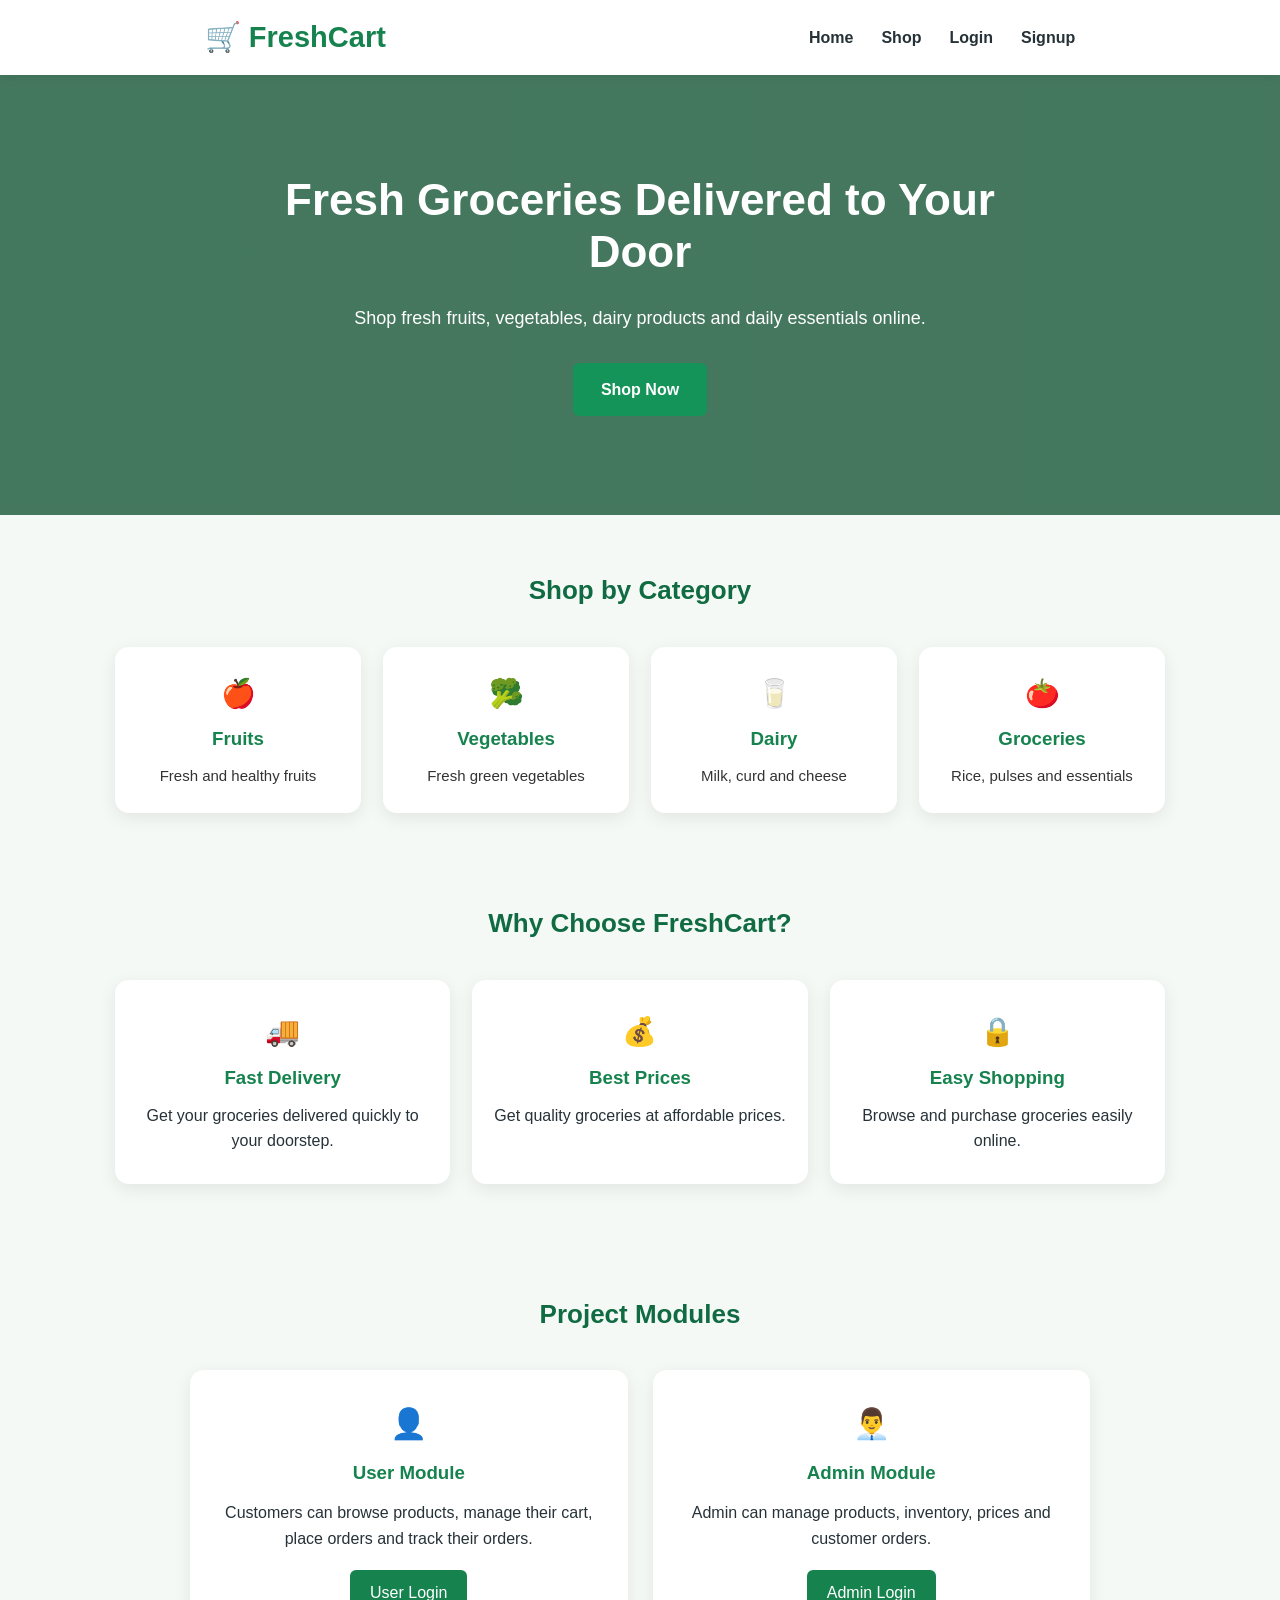
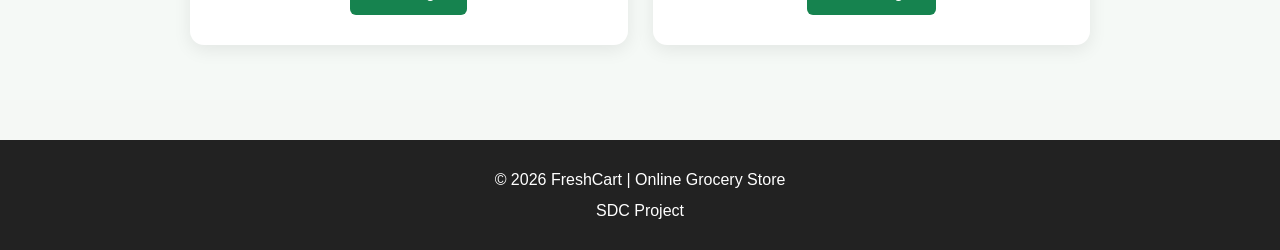
<file: index.html>
<!DOCTYPE html>
<html lang="en">
<head>
    <meta charset="UTF-8">
    <meta name="viewport" content="width=device-width, initial-scale=1.0">

    <title>FreshCart - Online Grocery Store</title>

    <link rel="stylesheet" href="style.css">
</head>

<body>

<!-- ================= NAVBAR ================= -->

<header class="home-navbar">

    <div class="home-logo">
        🛒 FreshCart
    </div>

    <nav class="home-nav">
        <a href="index.html">Home</a>
        <a href="user.html">Shop</a>
        <a href="login.html">Login</a>
        <a href="signup.html">Signup</a>
    </nav>

</header>


<!-- ================= HERO ================= -->

<section class="home-hero">

    <div class="hero-overlay">

        <h1>Fresh Groceries Delivered to Your Door</h1>

        <p>
            Shop fresh fruits, vegetables, dairy products and daily essentials online.
        </p>

        <a href="user.html" class="shop-now-btn">
            Shop Now
        </a>

    </div>

</section>


<!-- ================= CATEGORY ================= -->

<section class="home-section">

    <h2>Shop by Category</h2>

    <div class="home-category-grid">

        <div class="home-category-card">
            <div class="category-icon">🍎</div>
            <h3>Fruits</h3>
            <p>Fresh and healthy fruits</p>
        </div>

        <div class="home-category-card">
            <div class="category-icon">🥦</div>
            <h3>Vegetables</h3>
            <p>Fresh green vegetables</p>
        </div>

        <div class="home-category-card">
            <div class="category-icon">🥛</div>
            <h3>Dairy</h3>
            <p>Milk, curd and cheese</p>
        </div>

        <div class="home-category-card">
            <div class="category-icon">🍅</div>
            <h3>Groceries</h3>
            <p>Rice, pulses and essentials</p>
        </div>

    </div>

</section>


<!-- ================= WHY CHOOSE ================= -->

<section class="home-section why-section">

    <h2>Why Choose FreshCart?</h2>

    <div class="home-feature-grid">

        <div class="home-feature-card">

            <div class="feature-icon">🚚</div>

            <h3>Fast Delivery</h3>

            <p>
                Get your groceries delivered quickly to your doorstep.
            </p>

        </div>


        <div class="home-feature-card">

            <div class="feature-icon">💰</div>

            <h3>Best Prices</h3>

            <p>
                Get quality groceries at affordable prices.
            </p>

        </div>


        <div class="home-feature-card">

            <div class="feature-icon">🔒</div>

            <h3>Easy Shopping</h3>

            <p>
                Browse and purchase groceries easily online.
            </p>

        </div>

    </div>

</section>


<!-- ================= PROJECT MODULES ================= -->

<section class="home-section">

    <h2>Project Modules</h2>

    <div class="home-module-grid">

        <div class="home-module-card">

            <div class="module-icon">👤</div>

            <h3>User Module</h3>

            <p>
                Customers can browse products, manage their cart,
                place orders and track their orders.
            </p>

            <a href="login.html">User Login</a>

        </div>


        <div class="home-module-card">

            <div class="module-icon">👨‍💼</div>

            <h3>Admin Module</h3>

            <p>
                Admin can manage products, inventory, prices
                and customer orders.
            </p>

            <a href="login.html">Admin Login</a>

        </div>

    </div>

</section>


<!-- ================= FOOTER ================= -->

<footer class="home-footer">

    <p>© 2026 FreshCart | Online Grocery Store</p>

    <p>SDC Project</p>

</footer>


</body>
</html>
</file>
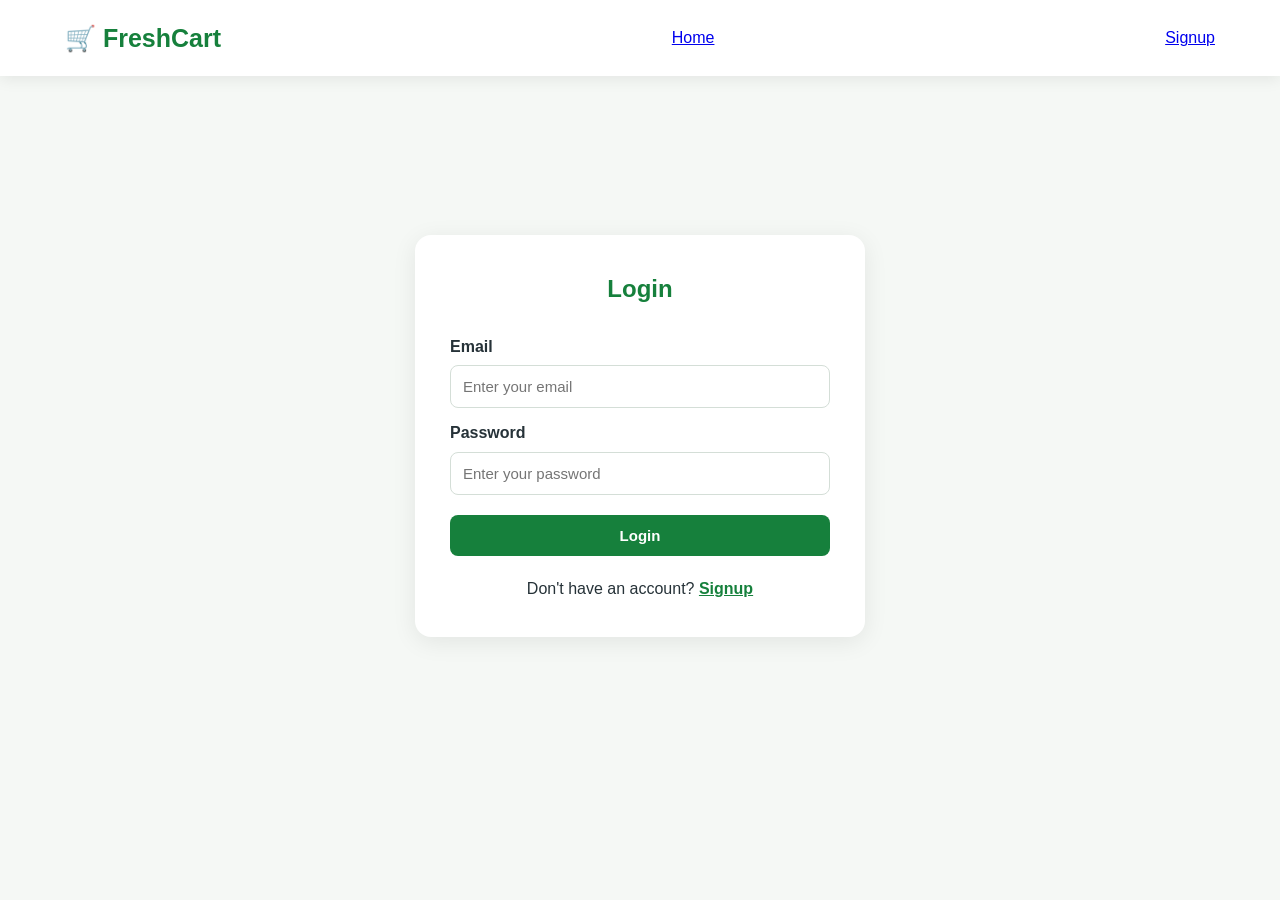
<file: admin.html>
<!DOCTYPE html>
<html lang="en">
<head>
    <meta charset="UTF-8">
    <meta name="viewport" content="width=device-width, initial-scale=1.0">

    <title>Admin Dashboard - FreshCart</title>

    <link rel="stylesheet" href="style.css">
</head>
<body>

    <!-- Admin Navigation -->
    <header>
        <nav class="navbar">

            <h1>🛒 FreshCart Admin</h1>

            <div class="nav-links">

                <a href="index.html">Home</a>
                <a href="#dashboard">Dashboard</a>
                <a href="#products">Products</a>
                <a href="#orders">Orders</a>

                <button id="adminLogoutBtn">
                    Logout
                </button>

            </div>
 
        </nav>
    </header>

    <!-- Dashboard -->
    <section id="dashboard" class="dashboard-section">

        <h2>Admin Dashboard</h2>

        <div class="dashboard-cards">

            <div class="dashboard-card">
                <h3>Total Products</h3>
                <p id="totalProducts">0</p>
            </div>

            <div class="dashboard-card">
                <h3>Total Orders</h3>
                <p id="totalOrders">0</p>
            </div>

            <div class="dashboard-card">
                <h3>Total Users</h3>
                <p id="totalUsers">0</p>
            </div>

        </div>

    </section>

    <!-- Add Product -->
    <section id="products" class="admin-section">

        <h2>Manage Products</h2>

        <form id="productForm">

            <label for="productName">Product Name</label>

            <input
                type="text"
                id="productName"
                placeholder="Enter product name"
                required
            >

            <label for="productPrice">Price</label>

            <input
                type="number"
                id="productPrice"
                placeholder="Enter price"
                min="0"
                required
            >

            <label for="productStock">Stock</label>

            <input
                type="number"
                id="productStock"
                placeholder="Enter stock quantity"
                min="0"
                required
            >

            <label for="productCategory">Category</label>

            <select id="productCategory" required>

                <option value="">Select Category</option>
                <option value="Fruits">Fruits</option>
                <option value="Vegetables">Vegetables</option>
                <option value="Dairy">Dairy</option>
                <option value="Groceries">Groceries</option>

            </select>

            <button type="submit" class="btn">
                Add Product
            </button>

        </form>

        <!-- Product List -->
        <div id="adminProductList">

            <h3>Product List</h3>

            <p>No products added yet.</p>

        </div>

    </section>

    <!-- Orders -->
    <section id="orders" class="admin-section">

        <h2>Manage Orders</h2>

        <div id="adminOrders">

            <p>No orders available.</p>

        </div>

    </section>

    <!-- Footer -->
    <footer>

        <p>© 2026 FreshCart | Admin Panel</p>

    </footer>

    <script src="script.js"></script>

</body>
</html>
</file>
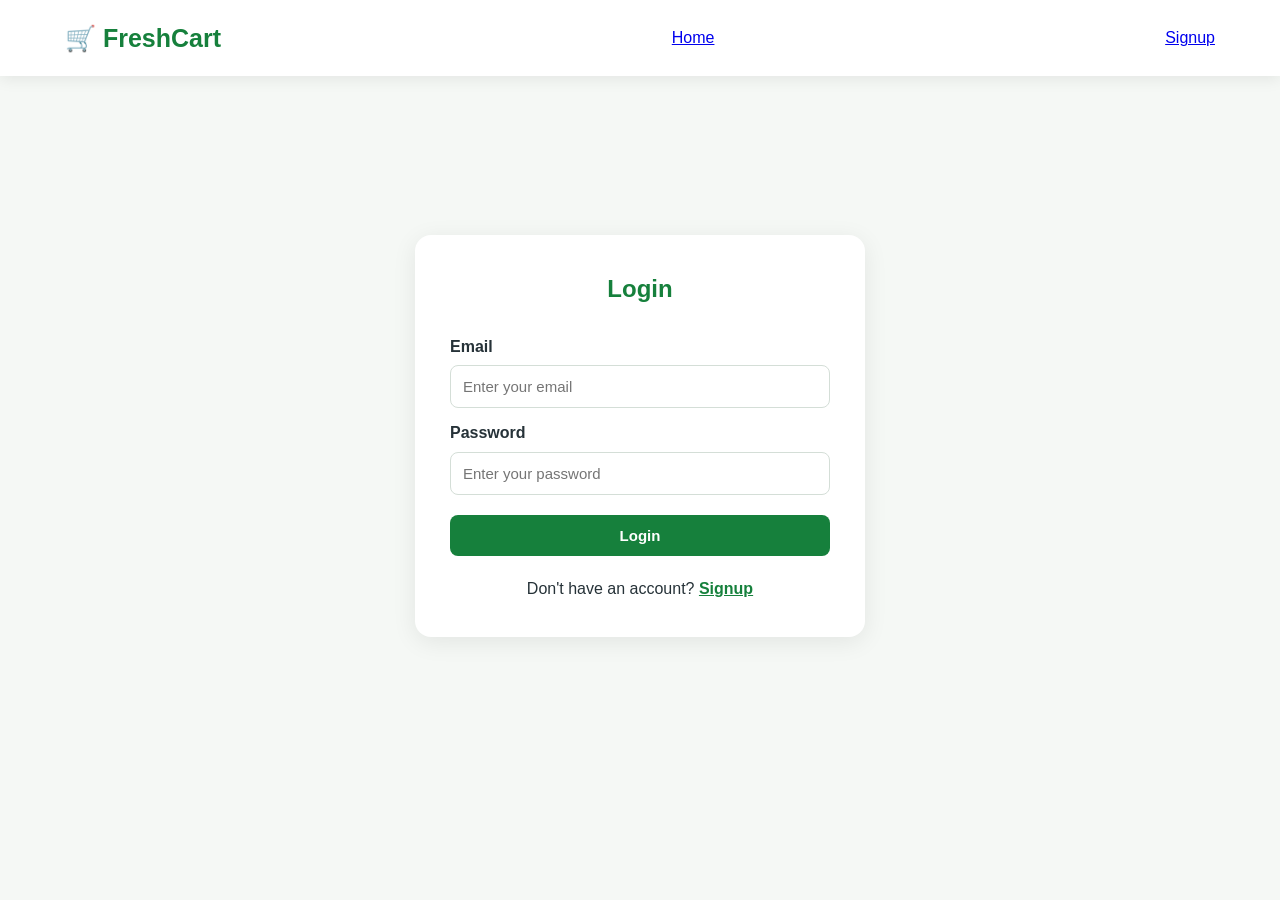
<file: login.html>
<!DOCTYPE html>
<html lang="en">
<head>
    <meta charset="UTF-8">
    <meta name="viewport" content="width=device-width, initial-scale=1.0">

    <title>Login - FreshCart</title>

    <link rel="stylesheet" href="style.css">
</head>
<body>

    <header>
        <nav class="navbar">
            <h1>🛒 FreshCart</h1>

            <a href="index.html">Home</a>
            <a href="signup.html">Signup</a>
        </nav>
    </header>

    <!-- Login Form -->
    <section class="form-section">

        <div class="form-container">

            <h2>Login</h2>

            <form id="loginForm">

                <label for="loginEmail">Email</label>

                <input
                    type="email"
                    id="loginEmail"
                    placeholder="Enter your email"
                    required
                >

                <label for="loginPassword">Password</label>

                <input
                    type="password"
                    id="loginPassword"
                    placeholder="Enter your password"
                    required
                >

                <button type="submit" class="btn">
                    Login
                </button>

            </form>

            <p>
                Don't have an account?
                <a href="signup.html">Signup</a>
            </p>

        </div>

    </section>

    <script src="script.js"></script>

</body>
</html>
</file>
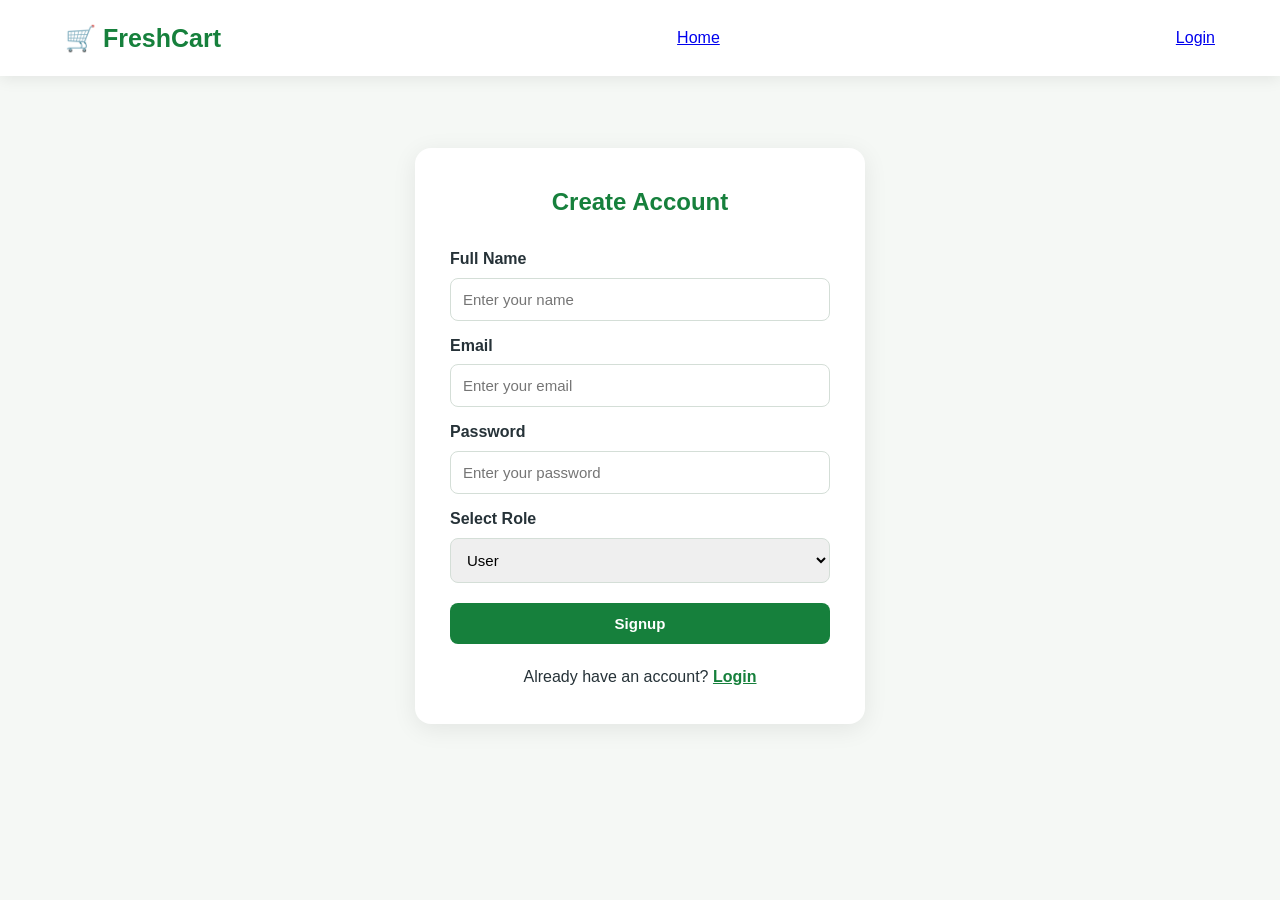
<file: signup.html>
<!DOCTYPE html>
<html lang="en">
<head>
    <meta charset="UTF-8">
    <meta name="viewport" content="width=device-width, initial-scale=1.0">

    <title>Signup - FreshCart</title>

    <link rel="stylesheet" href="style.css">
</head>
<body>

    <header>
        <nav class="navbar">
            <h1>🛒 FreshCart</h1>

            <a href="index.html">Home</a>
            <a href="login.html">Login</a>
        </nav>
    </header>

    <!-- Signup Form -->
    <section class="form-section">

        <div class="form-container">

            <h2>Create Account</h2>

            <form id="signupForm">

                <label for="name">Full Name</label>
                <input
                    type="text"
                    id="name"
                    placeholder="Enter your name"
                    required
                >

                <label for="email">Email</label>
                <input
                    type="email"
                    id="email"
                    placeholder="Enter your email"
                    required
                >

                <label for="password">Password</label>
                <input
                    type="password"
                    id="password"
                    placeholder="Enter your password"
                    required
                >

                <label for="role">Select Role</label>

                <select id="role" required>
                    <option value="user">User</option>
                    <option value="admin">Admin</option>
                </select>

                <button type="submit" class="btn">
                    Signup
                </button>

            </form>

            <p>
                Already have an account?
                <a href="login.html">Login</a>
            </p>

        </div>

    </section>

    <script src="script.js"></script>

</body>
</html>
</file>
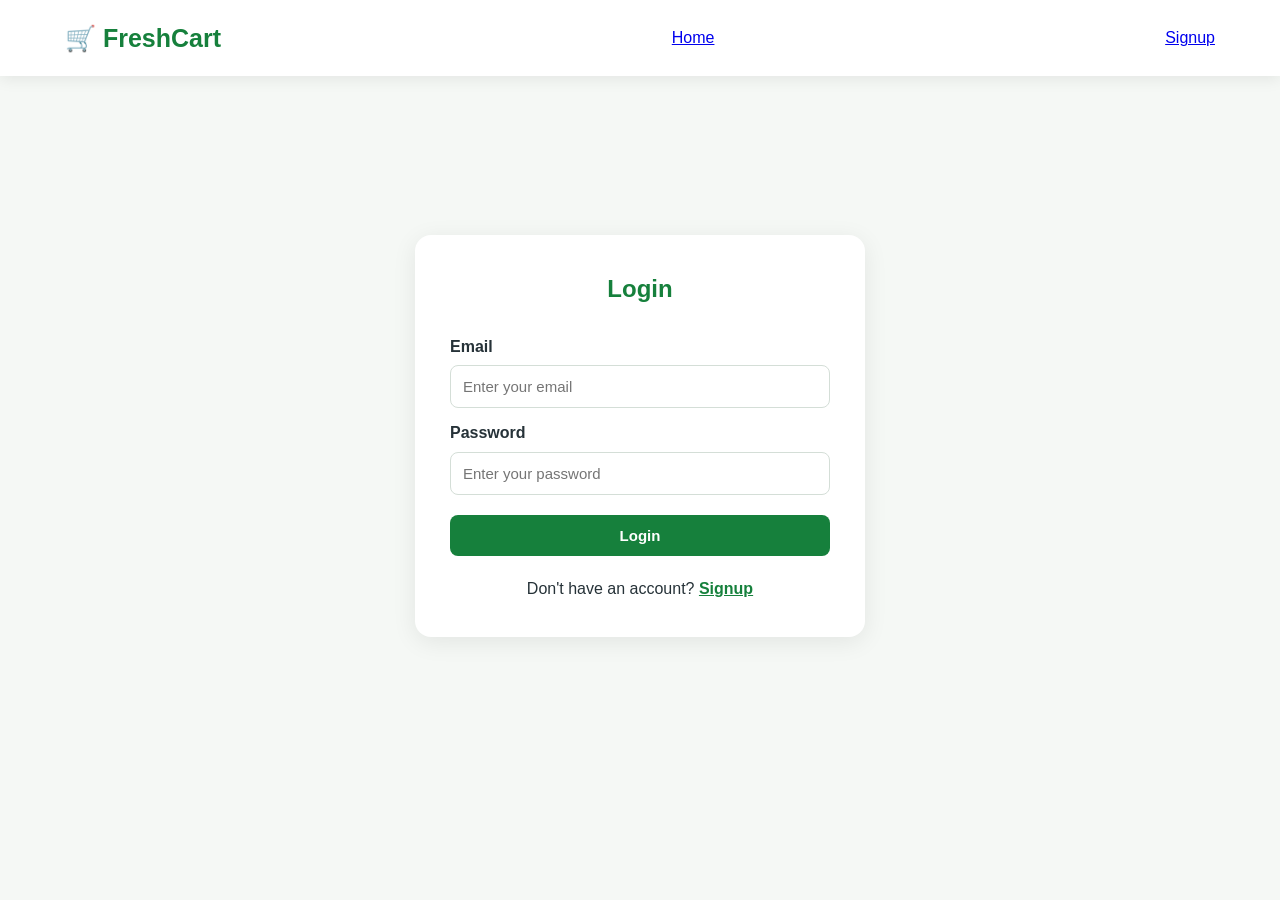
<file: user.html>
<!DOCTYPE html>
<html lang="en">
<head>
    <meta charset="UTF-8">
    <meta name="viewport" content="width=device-width, initial-scale=1.0">

    <title>User Dashboard - FreshCart</title>

    <link rel="stylesheet" href="style.css">
</head>
<body>

    <!-- Navigation -->
    <header>
        <nav class="navbar">

            <h1>🛒 FreshCart</h1>

            <div class="nav-links">
                <a href="index.html">Home</a>
                <a href="#products">Products</a>
                <a href="#cart">Cart 🛒</a>
                <button id="logoutBtn">Logout</button>
            </div>

        </nav>
    </header>

    <!-- Welcome -->
    <section class="welcome">

        <h2>Welcome to FreshCart!</h2>

        <p>Shop your daily groceries online.</p>

    </section>

    <!-- Search -->
    <section class="search-section">

        <input
            type="text"
            id="searchInput"
            placeholder="Search groceries..."
        >

    </section>

    <!-- Product Section -->
    <section id="products" class="products-section">

        <h2>Available Products</h2>

        <div id="productContainer" class="product-container">

            <div class="product-card">

                <img
                    src="https://placehold.co/300x200?text=Apples"
                    alt="Apples"
                >

                <h3>Fresh Apples</h3>

                <p>₹120 / kg</p>

                <button
                    class="btn add-to-cart"
                    data-name="Fresh Apples"
                    data-price="120"
                >
                    Add to Cart
                </button>

            </div>

            <div class="product-card">

                <img
                    src="https://placehold.co/300x200?text=Tomatoes"
                    alt="Tomatoes"
                >

                <h3>Tomatoes</h3>

                <p>₹40 / kg</p>

                <button
                    class="btn add-to-cart"
                    data-name="Tomatoes"
                    data-price="40"
                >
                    Add to Cart
                </button>

            </div>

            <div class="product-card">

                <img
                    src="https://placehold.co/300x200?text=Milk"
                    alt="Milk"
                >

                <h3>Fresh Milk</h3>

                <p>₹60 / litre</p>

                <button
                    class="btn add-to-cart"
                    data-name="Fresh Milk"
                    data-price="60"
                >
                    Add to Cart
                </button>

            </div>

            <div class="product-card">

                <img
                    src="https://placehold.co/300x200?text=Rice"
                    alt="Rice"
                >

                <h3>Rice</h3>

                <p>₹70 / kg</p>

                <button
                    class="btn add-to-cart"
                    data-name="Rice"
                    data-price="70"
                >
                    Add to Cart
                </button>

            </div>

        </div>

    </section>

    <!-- Cart Section -->
    <section id="cart" class="cart-section">

        <h2>Your Cart</h2>

        <div id="cartContainer">

            <p>Your cart is empty.</p>

        </div>

        <h3>
            Total: ₹<span id="cartTotal">0</span>
        </h3>

        <button id="checkoutBtn" class="btn">
            Checkout
        </button>

    </section>

    <!-- Footer -->
    <footer>

        <p>© 2026 FreshCart</p>

    </footer>

    <script src="script.js"></script>

</body>
</html>
</file>
<file: style.css>
/* =========================================
   FRESHCART - ONLINE GROCERY STORE
   PREMIUM CSS DESIGN
========================================= */

/* ---------- RESET ---------- */

* {
    margin: 0;
    padding: 0;
    box-sizing: border-box;
}

html {
    scroll-behavior: smooth;
}

body {
    font-family: Arial, sans-serif;
    background: #f5f8f5;
    color: #263238;
    line-height: 1.6;
}

/* ---------- NAVBAR ---------- */

header {
    background: #ffffff;
    box-shadow: 0 3px 15px rgba(0, 0, 0, 0.08);
    position: sticky;
    top: 0;
    z-index: 1000;
}

.navbar {
    max-width: 1200px;
    margin: auto;
    padding: 18px 25px;
    display: flex;
    justify-content: space-between;
    align-items: center;
    gap: 20px;
}

.navbar h1 {
    color: #16803c;
    font-size: 25px;
}

.nav-links {
    display: flex;
    align-items: center;
    gap: 20px;
    list-style: none;
}

.nav-links a {
    text-decoration: none;
    color: #263238;
    font-weight: bold;
    transition: 0.3s;
}

.nav-links a:hover {
    color: #16803c;
}

/* ---------- HERO ---------- */

.hero {
    min-height: 450px;
    background:
        linear-gradient(
            rgba(10, 55, 25, 0.58),
            rgba(10, 55, 25, 0.58)
        ),
        url("https://images.unsplash.com/photo-1542838132-92c53300491e?auto=format&fit=crop&w=1600&q=80");

    background-size: cover;
    background-position: center;

    display: flex;
    justify-content: center;
    align-items: center;
    text-align: center;
    padding: 40px 20px;
}

.hero-content {
    color: white;
    max-width: 750px;
    animation: fadeUp 1s ease;
}

.hero-content h2 {
    font-size: 42px;
    margin-bottom: 18px;
}

.hero-content p {
    font-size: 18px;
    margin-bottom: 30px;
}

/* ---------- BUTTON ---------- */

.btn {
    display: inline-block;
    background: #16803c;
    color: white;
    padding: 12px 24px;
    border: none;
    border-radius: 8px;
    cursor: pointer;
    text-decoration: none;
    font-size: 15px;
    font-weight: bold;
    transition: 0.3s;
}

.btn:hover {
    background: #0b5e2a;
    transform: translateY(-3px);
    box-shadow: 0 5px 15px rgba(22, 128, 60, 0.25);
}

/* ---------- COMMON SECTIONS ---------- */

.categories,
.features,
.products-section,
.cart-section,
.dashboard-section,
.admin-section,
.welcome {
    max-width: 1200px;
    margin: auto;
    padding: 45px 25px;
}

.categories h2,
.features h2,
.products-section h2,
.cart-section h2,
.admin-section h2,
.dashboard-section h2 {
    text-align: center;
    margin-bottom: 30px;
    color: #145c30;
}

/* ---------- CATEGORY GRID ---------- */

.category-container {
    display: grid;
    grid-template-columns: repeat(4, 1fr);
    gap: 20px;
}

.category-card {
    background: white;
    padding: 30px 20px;
    text-align: center;
    border-radius: 14px;
    box-shadow: 0 4px 15px rgba(0, 0, 0, 0.06);
    transition: 0.3s;
}

.category-card:hover {
    transform: translateY(-8px);
}

.category-card h3 {
    color: #16803c;
    margin-bottom: 10px;
}

/* ---------- FEATURES ---------- */

.feature-container {
    display: flex;
    justify-content: center;
    gap: 20px;
    flex-wrap: wrap;
}

.feature-card {
    background: white;
    padding: 25px;
    border-radius: 14px;
    text-align: center;
    flex: 1;
    min-width: 220px;
    box-shadow: 0 4px 15px rgba(0, 0, 0, 0.06);
}

.feature-card h3 {
    color: #16803c;
    margin-bottom: 10px;
}

/* ---------- FORM ---------- */

.form-section {
    min-height: 80vh;
    display: flex;
    justify-content: center;
    align-items: center;
    padding: 40px 20px;
}

.form-container {
    background: white;
    width: 100%;
    max-width: 450px;
    padding: 35px;
    border-radius: 16px;
    box-shadow: 0 5px 25px rgba(0, 0, 0, 0.08);
    animation: fadeUp 0.6s ease;
}

.form-container h2 {
    text-align: center;
    color: #16803c;
    margin-bottom: 25px;
}

.form-container label,
.admin-section label {
    display: block;
    margin: 12px 0 6px;
    font-weight: bold;
}

.form-container input,
.form-container select,
.admin-section input,
.admin-section select,
.search-section input {
    width: 100%;
    padding: 12px;
    border: 1px solid #d4ded7;
    border-radius: 8px;
    outline: none;
    font-size: 15px;
}

.form-container input:focus,
.form-container select:focus,
.admin-section input:focus,
.admin-section select:focus,
.search-section input:focus {
    border-color: #16803c;
}

.form-container .btn {
    width: 100%;
    margin-top: 20px;
}

.form-container p {
    text-align: center;
    margin-top: 20px;
}

.form-container a {
    color: #16803c;
    font-weight: bold;
}

/* ---------- USER PAGE ---------- */

.welcome {
    text-align: center;
}

.welcome h2 {
    color: #16803c;
    font-size: 30px;
}

.search-section {
    max-width: 600px;
    margin: auto;
    padding: 20px;
}

.search-section input {
    border-radius: 30px;
    padding: 15px 20px;
}

/* ---------- PRODUCT GRID ---------- */

.product-container {
    display: grid;
    grid-template-columns: repeat(4, 1fr);
    gap: 25px;
}

.product-card {
    background: white;
    border-radius: 15px;
    overflow: hidden;
    text-align: center;
    padding-bottom: 20px;
    box-shadow: 0 4px 15px rgba(0, 0, 0, 0.06);
    transition: 0.3s;
}

.product-card:hover {
    transform: translateY(-7px);
    box-shadow: 0 10px 25px rgba(0, 0, 0, 0.12);
}

.product-card img {
    width: 100%;
    height: 180px;
    object-fit: cover;
}

.product-card h3 {
    margin-top: 15px;
    color: #263238;
}

.product-card p {
    color: #16803c;
    font-weight: bold;
    margin: 8px 0 15px;
}

/* ---------- CART ---------- */

.cart-section {
    background: #ffffff;
    margin-top: 30px;
    margin-bottom: 40px;
    border-radius: 15px;
}

.cart-section h3 {
    margin-top: 20px;
    color: #16803c;
}

.cart-item {
    display: flex;
    justify-content: space-between;
    align-items: center;
    gap: 15px;
    padding: 15px 0;
    border-bottom: 1px solid #e2e8e3;
}

.cart-item button {
    background: #16803c;
    color: white;
    border: none;
    padding: 5px 12px;
    margin: 0 4px;
    border-radius: 5px;
    cursor: pointer;
}

/* ---------- ADMIN DASHBOARD ---------- */

.dashboard-cards {
    display: grid;
    grid-template-columns: repeat(3, 1fr);
    gap: 20px;
}

.dashboard-card {
    background: white;
    padding: 30px;
    text-align: center;
    border-radius: 15px;
    box-shadow: 0 4px 15px rgba(0, 0, 0, 0.06);
}

.dashboard-card h3 {
    color: #16803c;
}

.dashboard-card p {
    font-size: 32px;
    font-weight: bold;
    margin-top: 10px;
}

.admin-section {
    background: white;
    margin-top: 25px;
    border-radius: 15px;
}

.admin-section form {
    max-width: 600px;
    margin: auto;
}

.admin-section .btn {
    margin-top: 20px;
}

#adminProductList,
#adminOrders {
    margin-top: 30px;
}

/* ---------- FOOTER ---------- */

footer {
    background: #123d26;
    color: white;
    text-align: center;
    padding: 25px;
    margin-top: 40px;
}

/* ---------- ANIMATIONS ---------- */

@keyframes fadeUp {
    from {
        opacity: 0;
        transform: translateY(30px);
    }

    to {
        opacity: 1;
        transform: translateY(0);
    }
}

/* ---------- RESPONSIVE DESIGN ---------- */

@media (max-width: 900px) {

    .product-container {
        grid-template-columns: repeat(2, 1fr);
    }

    .category-container {
        grid-template-columns: repeat(2, 1fr);
    }

    .dashboard-cards {
        grid-template-columns: repeat(2, 1fr);
    }

    .hero-content h2 {
        font-size: 34px;
    }
}

@media (max-width: 600px) {

    .navbar {
        flex-direction: column;
    }

    .nav-links {
        flex-wrap: wrap;
        justify-content: center;
        gap: 12px;
    }

    .product-container {
        grid-template-columns: 1fr;
    }

    .category-container {
        grid-template-columns: 1fr;
    }

    .dashboard-cards {
        grid-template-columns: 1fr;
    }

    .hero-content h2 {
        font-size: 28px;
    }

    .hero-content p {
        font-size: 16px;
    }

    .cart-item {
        flex-direction: column;
        align-items: flex-start;
    }

    .form-container {
        padding: 25px;
    }
}
/* =====================================================
   FRESHCART OUTER / HOME PAGE
   ===================================================== */

.home-navbar {
    width: 100%;
    height: 75px;
    background: #ffffff;

    display: flex;
    align-items: center;
    justify-content: space-between;

    padding: 0 16%;

    box-shadow: 0 2px 10px rgba(0,0,0,0.08);

    position: relative;
    z-index: 100;
}

.home-logo {
    font-size: 29px;
    font-weight: bold;
    color: #16834f;
}

.home-nav {
    display: flex;
    align-items: center;
    gap: 28px;
}

.home-nav a {
    text-decoration: none;
    color: #263238;
    font-size: 16px;
    font-weight: 600;
}

.home-nav a:hover {
    color: #16834f;
}


/* =====================================================
   HERO
   ===================================================== */

.home-hero {

    width: 100%;
    height: 440px;

    background-image:
        linear-gradient(
            rgba(0, 70, 35, 0.72),
            rgba(0, 70, 35, 0.72)
        ),
        url("https://images.unsplash.com/photo-1542838132-92c53300491e?auto=format&fit=crop&w=1600&q=80");

    background-size: cover;
    background-position: center;

    display: flex;
    align-items: center;
    justify-content: center;

    text-align: center;
}

.hero-overlay {
    color: white;
    max-width: 850px;
    padding: 20px;
}

.hero-overlay h1 {
    font-size: 44px;
    line-height: 1.2;
    margin-bottom: 25px;
    color: white;
}

.hero-overlay p {
    font-size: 18px;
    margin-bottom: 30px;
}

.shop-now-btn {
    display: inline-block;

    background: #15945a;
    color: white;

    text-decoration: none;

    padding: 14px 28px;

    border-radius: 6px;

    font-weight: bold;
    font-size: 16px;
}

.shop-now-btn:hover {
    background: #117846;
}


/* =====================================================
   GENERAL HOME SECTIONS
   ===================================================== */

.home-section {

    width: 100%;

    padding: 55px 8%;

    background: #f5f9f6;
}

.home-section h2 {

    text-align: center;

    color: #116b42;

    font-size: 26px;

    margin-bottom: 35px;
}


/* =====================================================
   CATEGORY CARDS
   ===================================================== */

.home-category-grid {

    max-width: 1050px;

    margin: auto;

    display: grid;

    grid-template-columns:
        repeat(4, 1fr);

    gap: 22px;
}

.home-category-card {

    background: white;

    min-height: 125px;

    padding: 25px 15px;

    border-radius: 14px;

    text-align: center;

    box-shadow:
        0 5px 18px rgba(0,0,0,0.08);

    transition: 0.3s;
}

.home-category-card:hover {

    transform: translateY(-5px);

    box-shadow:
        0 10px 25px rgba(0,0,0,0.12);
}

.category-icon {

    font-size: 28px;

    margin-bottom: 8px;
}

.home-category-card h3 {

    color: #16834f;

    margin-bottom: 10px;
}

.home-category-card p {

    color: #333;

    font-size: 15px;
}


/* =====================================================
   WHY CHOOSE
   ===================================================== */

.why-section {

    padding-top: 35px;
}

.home-feature-grid {

    max-width: 1050px;

    margin: auto;

    display: grid;

    grid-template-columns:
        repeat(3, 1fr);

    gap: 22px;
}

.home-feature-card {

    background: white;

    padding: 30px 20px;

    min-height: 130px;

    border-radius: 14px;

    text-align: center;

    box-shadow:
        0 5px 18px rgba(0,0,0,0.08);

    transition: 0.3s;
}

.home-feature-card:hover {

    transform: translateY(-5px);
}

.feature-icon {

    font-size: 28px;

    margin-bottom: 8px;
}

.home-feature-card h3 {

    color: #16834f;

    margin-bottom: 10px;
}


/* =====================================================
   PROJECT MODULES
   ===================================================== */

.home-module-grid {

    max-width: 900px;

    margin: auto;

    display: grid;

    grid-template-columns:
        repeat(2, 1fr);

    gap: 25px;
}

.home-module-card {

    background: white;

    padding: 30px;

    border-radius: 14px;

    text-align: center;

    box-shadow:
        0 5px 18px rgba(0,0,0,0.08);
}

.module-icon {

    font-size: 30px;

    margin-bottom: 10px;
}

.home-module-card h3 {

    color: #16834f;

    margin-bottom: 12px;
}

.home-module-card p {

    line-height: 1.6;

    margin-bottom: 18px;
}

.home-module-card a {

    display: inline-block;

    background: #16834f;

    color: white;

    text-decoration: none;

    padding: 10px 20px;

    border-radius: 6px;
}

.home-module-card a:hover {

    background: #116b42;
}


/* =====================================================
   FOOTER
   ===================================================== */

.home-footer {

    background: #222;

    color: white;

    text-align: center;

    padding: 22px;

}

.home-footer p {

    margin: 5px;
}


/* =====================================================
   HOME PAGE RESPONSIVE
   ===================================================== */

@media (max-width: 900px) {

    .home-navbar {

        padding: 0 7%;
    }

    .home-category-grid {

        grid-template-columns:
            repeat(2, 1fr);
    }

    .home-feature-grid {

        grid-template-columns:
            1fr;
    }
}


@media (max-width: 600px) {

    .home-navbar {

        height: auto;

        padding: 20px;

        flex-direction: column;

        gap: 15px;
    }

    .home-nav {

        gap: 15px;
    }

    .hero-overlay h1 {

        font-size: 32px;
    }

    .home-category-grid {

        grid-template-columns:
            1fr;
    }

    .home-module-grid {

        grid-template-columns:
            1fr;
    }
}
</file>
